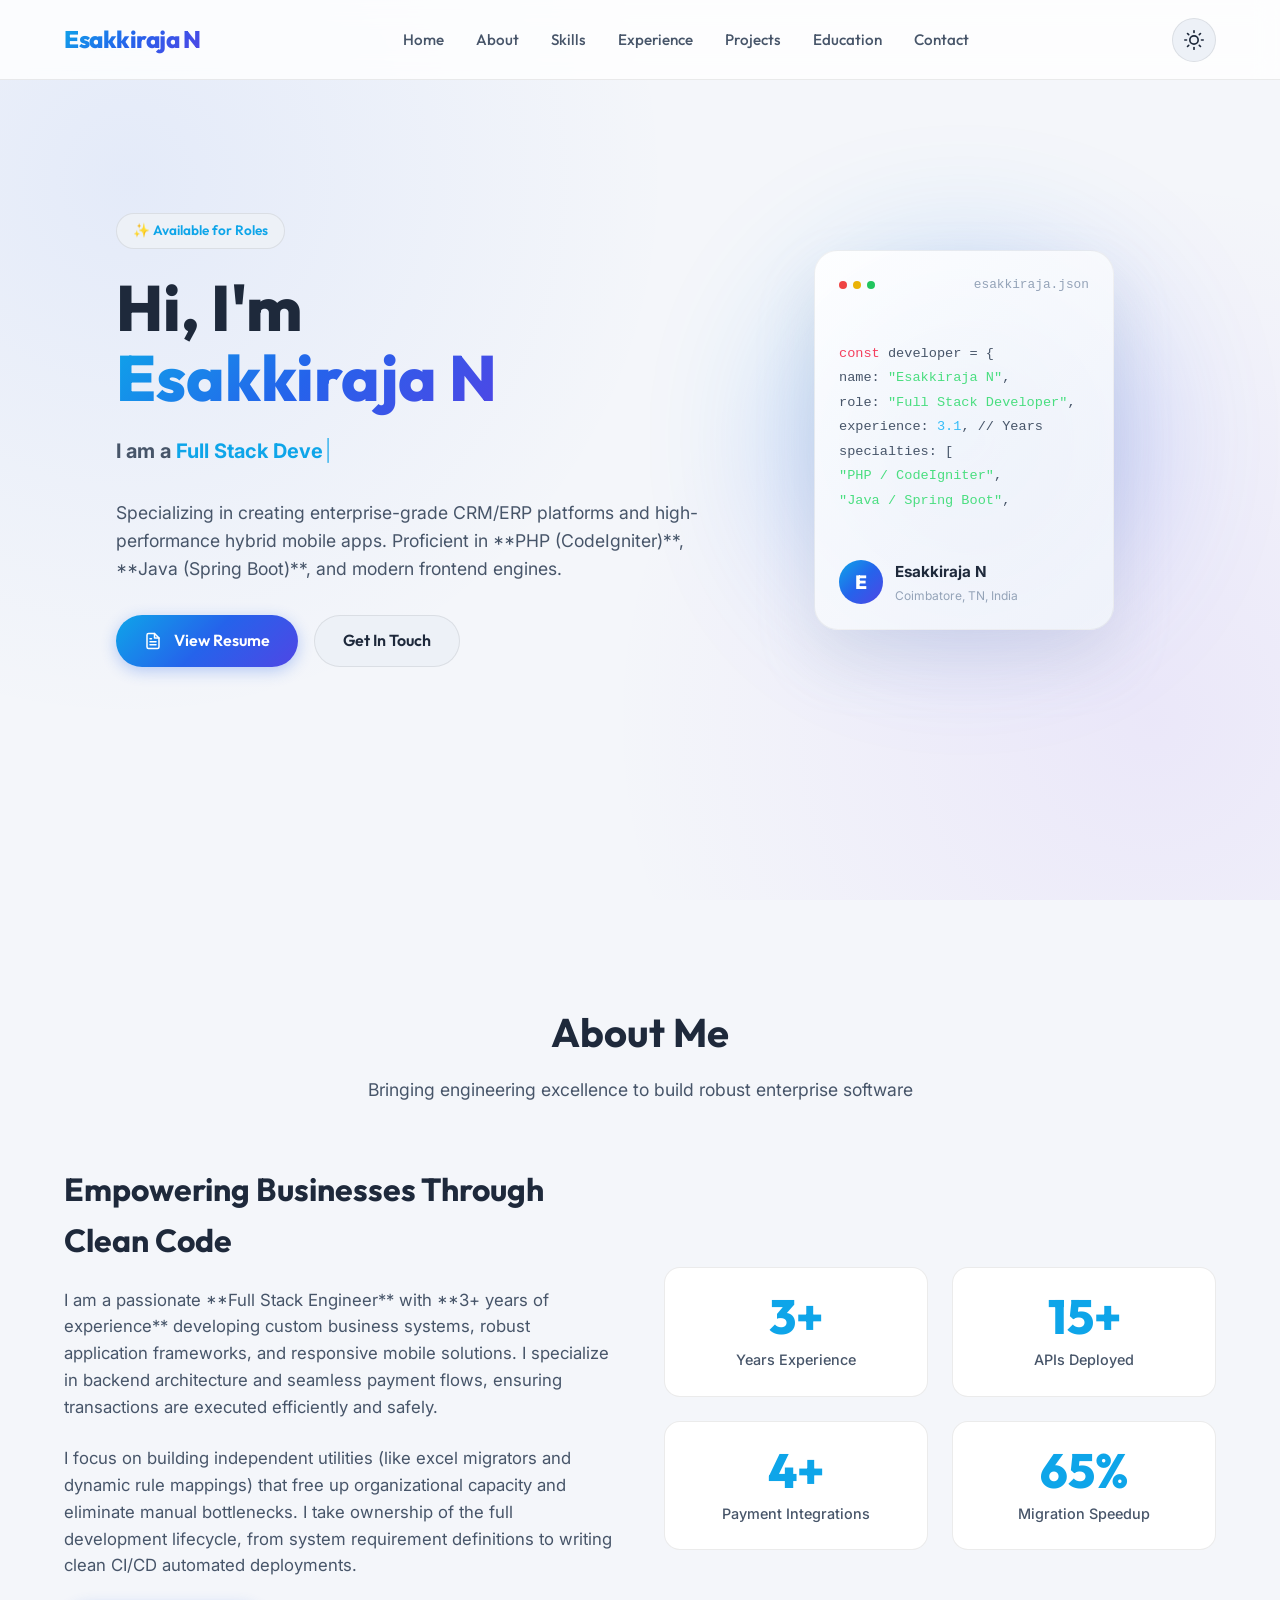
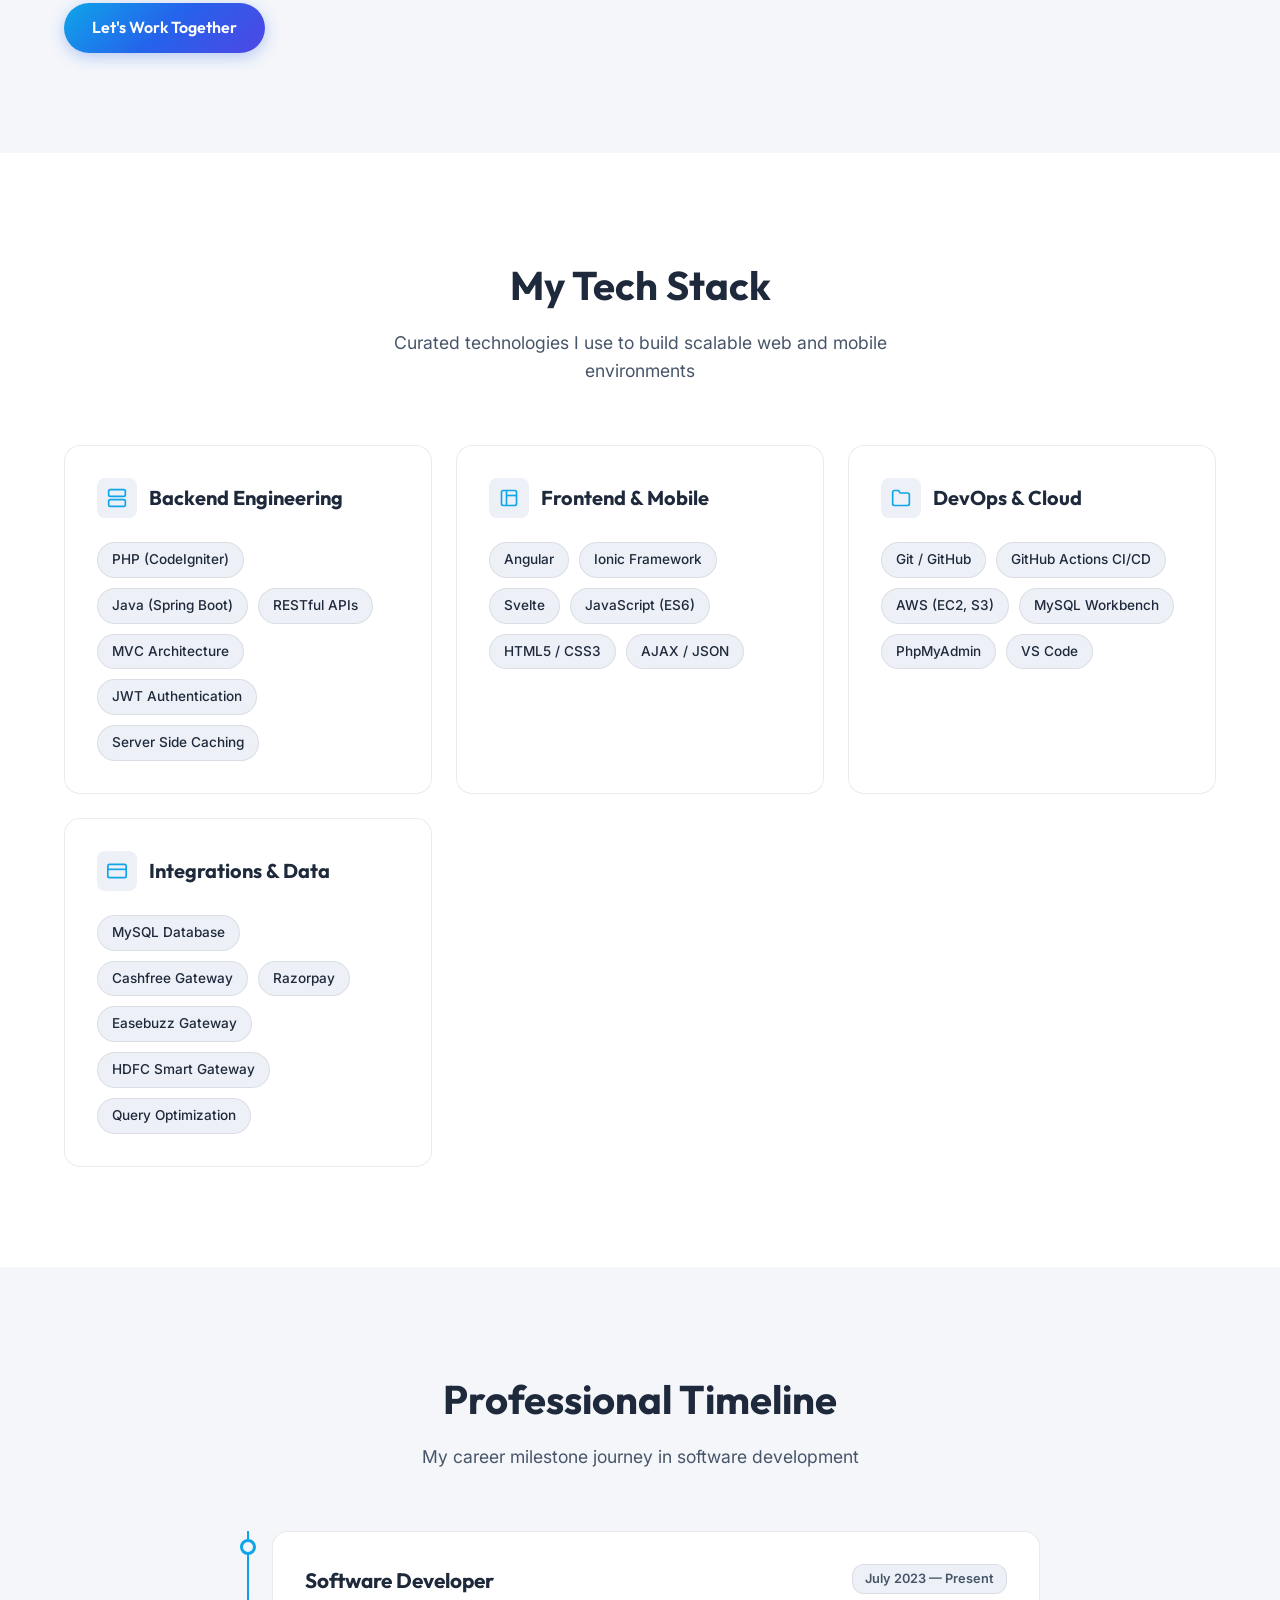
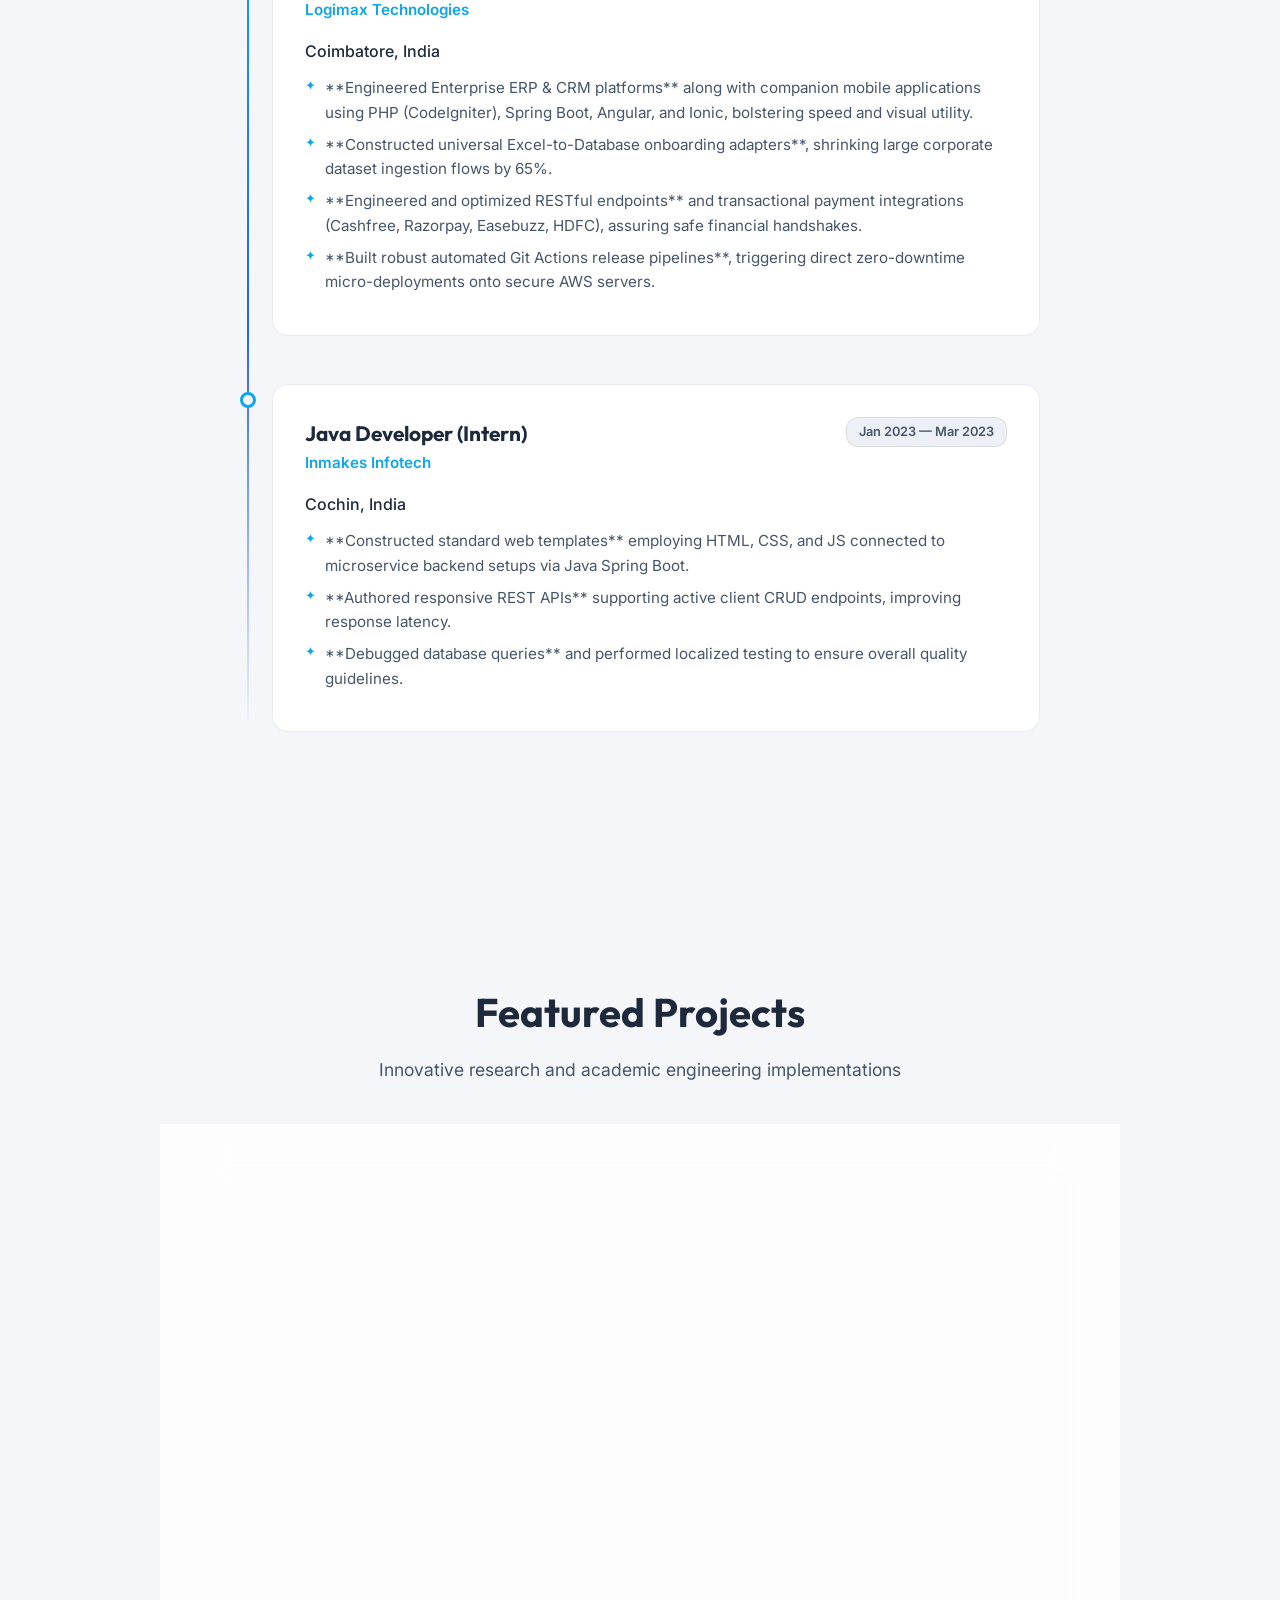
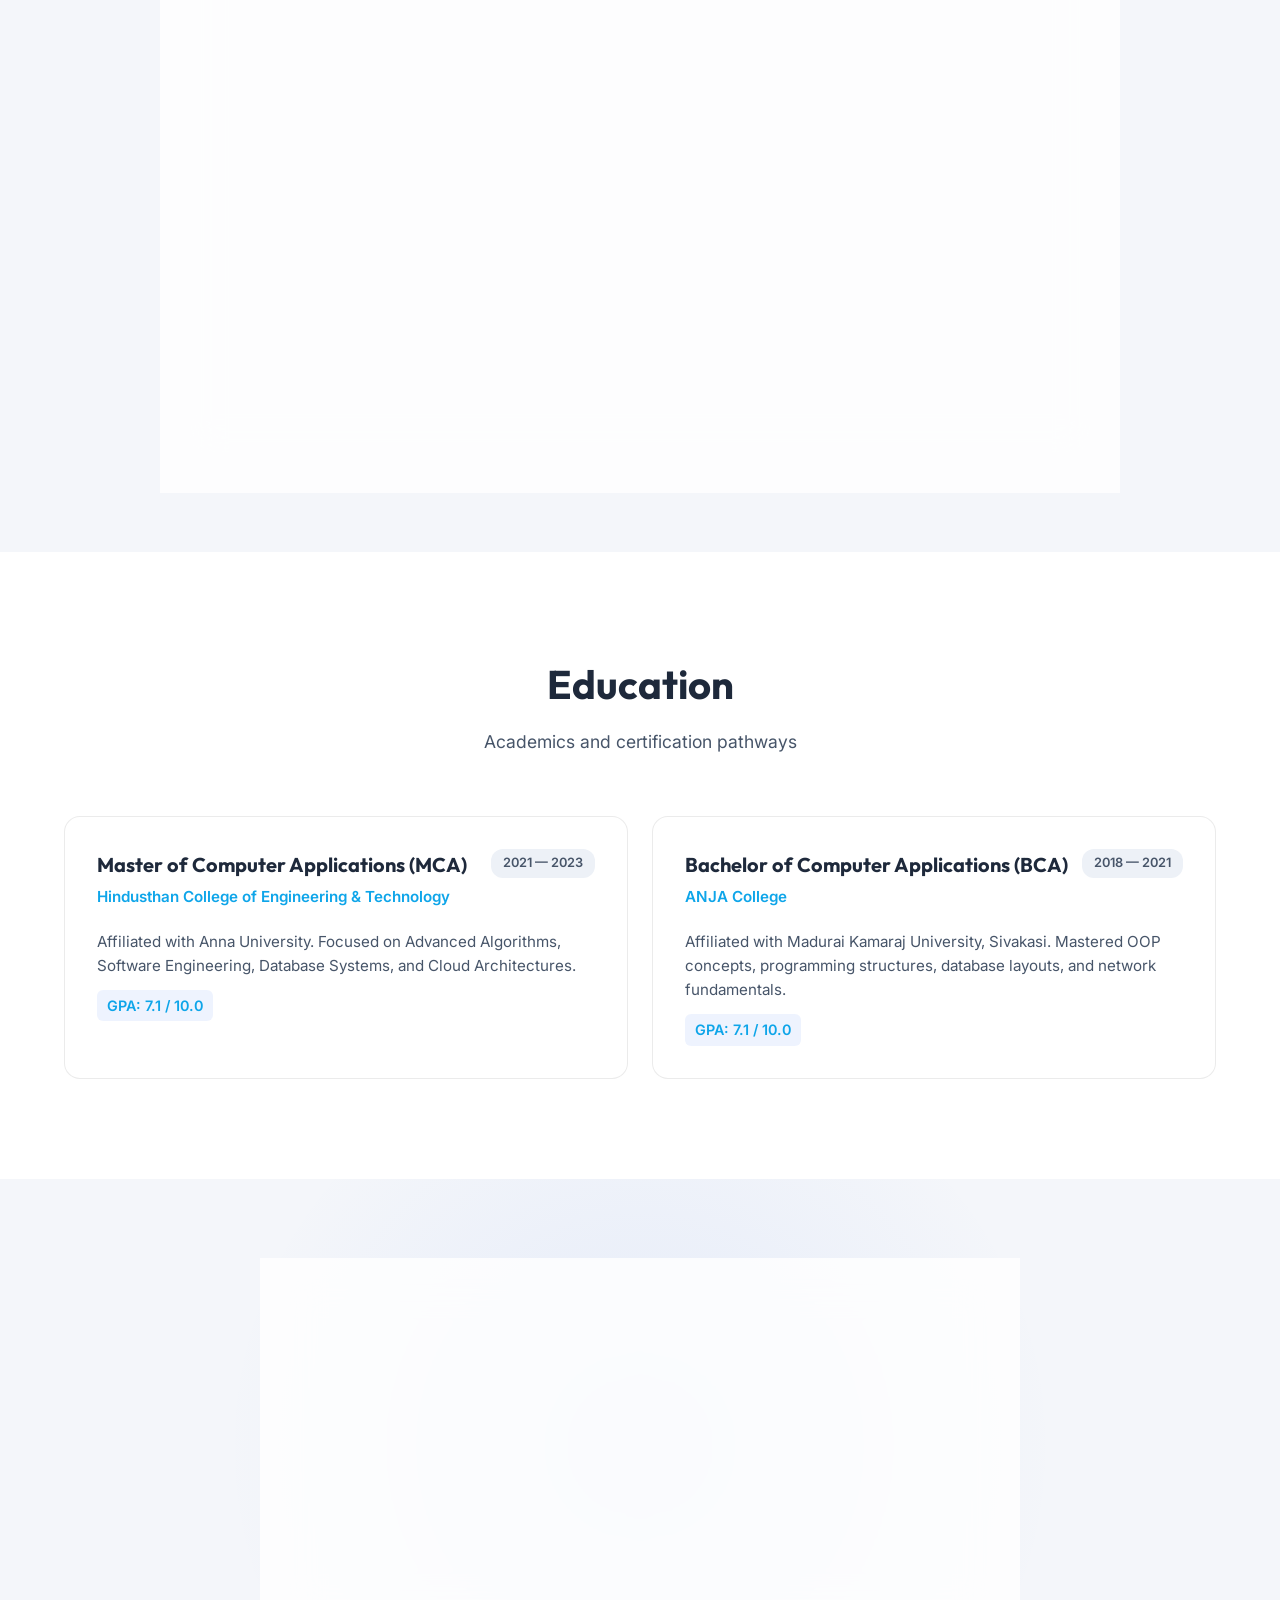
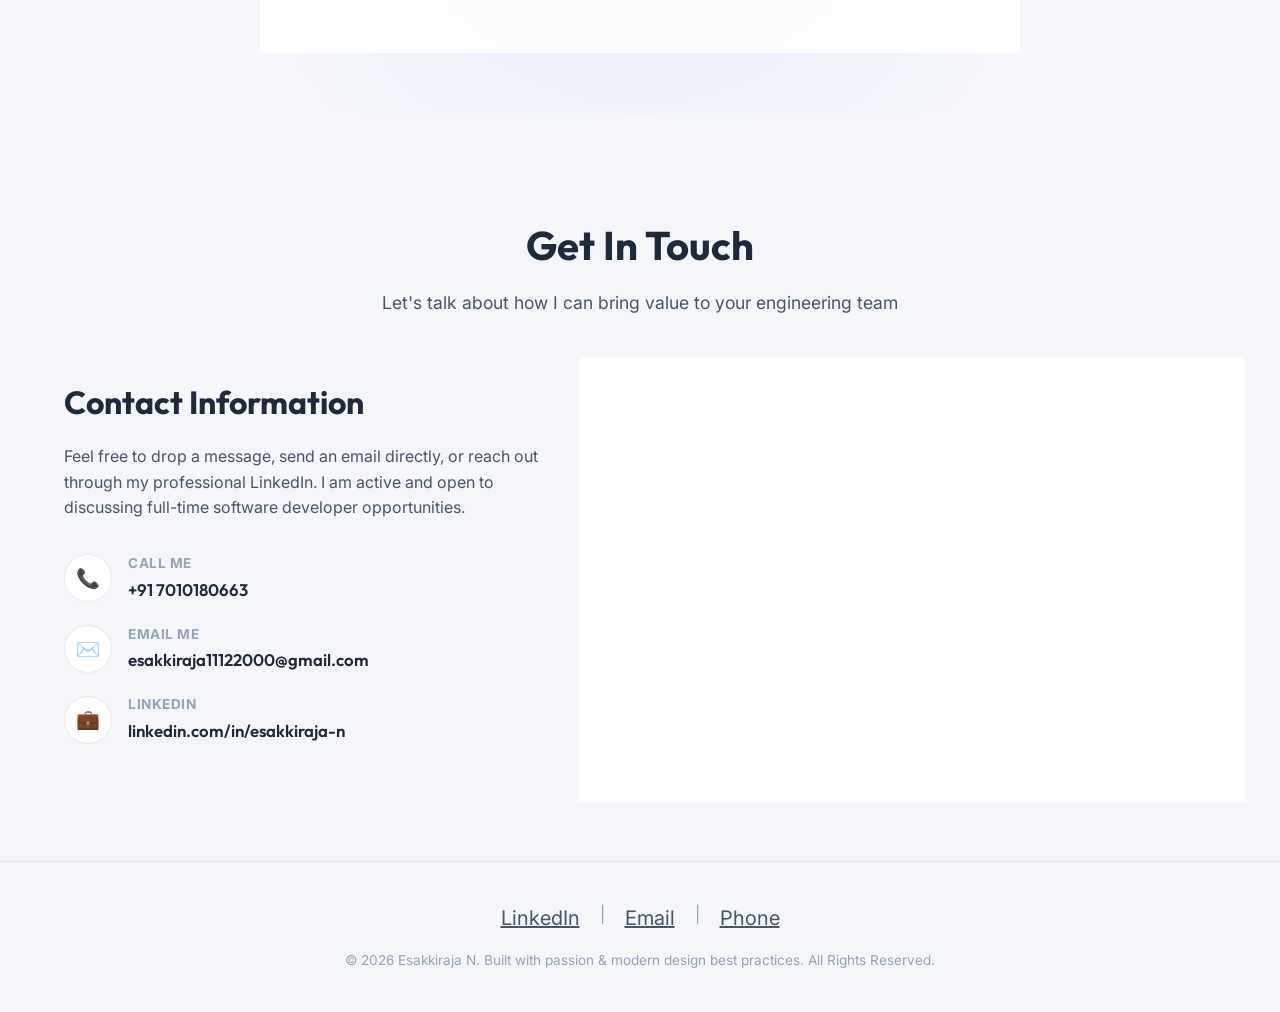
<file: index.html>
<!DOCTYPE html>
<html lang="en">
<head>
    <meta charset="UTF-8">
    <meta name="viewport" content="width=device-width, initial-scale=1.0">
    <title>Esakkiraja N | Full Stack Developer | CRM & ERP Solutions Expert</title>
    <meta name="description" content="Portfolio of Esakkiraja N, Full Stack Software Developer with 3+ years of experience specializing in PHP CodeIgniter, Spring Boot, Angular, Ionic, CI/CD, and custom payment integrations.">
    <meta name="keywords" content="Esakkiraja N, Esakkiraja, Full Stack Developer, PHP Developer, Spring Boot, CodeIgniter, Angular, Ionic, Coimbatore Developer, Web Developer Portfolio">
    <link rel="stylesheet" href="assets/css/portfolio.css">
</head>
<body>

    <!-- Sticky Navigation Header -->
    <header class="header" id="navbar">
        <div class="container header-container">
            <a href="#home" class="logo">
                <span class="gradient-text">Esakkiraja N</span>
            </a>
            
            <nav>
                <ul class="nav-menu" id="nav-menu">
                    <li><a href="#home" class="nav-link">Home</a></li>
                    <li><a href="#about" class="nav-link">About</a></li>
                    <li><a href="#skills" class="nav-link">Skills</a></li>
                    <li><a href="#experience" class="nav-link">Experience</a></li>
                    <li><a href="#projects" class="nav-link">Projects</a></li>
                    <li><a href="#education" class="nav-link">Education</a></li>
                    <li><a href="#contact" class="nav-link">Contact</a></li>
                </ul>
            </nav>
            
            <div class="nav-actions">
                <button class="theme-toggle" id="theme-toggle" aria-label="Toggle theme">
                    <svg class="moon-icon" width="20" height="20" viewBox="0 0 24 24" fill="none" stroke="currentColor" stroke-width="2" stroke-linecap="round" stroke-linejoin="round">
                        <path d="M21 12.79A9 9 0 1 1 11.21 3 7 7 0 0 0 21 12.79z"></path>
                    </svg>
                    <svg class="sun-icon" width="20" height="20" viewBox="0 0 24 24" fill="none" stroke="currentColor" stroke-width="2" stroke-linecap="round" stroke-linejoin="round">
                        <circle cx="12" cy="12" r="5"></circle>
                        <line x1="12" y1="1" x2="12" y2="3"></line>
                        <line x1="12" y1="21" x2="12" y2="23"></line>
                        <line x1="4.22" y1="4.22" x2="5.64" y2="5.64"></line>
                        <line x1="18.36" y1="18.36" x2="19.78" y2="19.78"></line>
                        <line x1="1" y1="12" x2="3" y2="12"></line>
                        <line x1="21" y1="12" x2="23" y2="12"></line>
                        <line x1="4.22" y1="19.78" x2="5.64" y2="18.36"></line>
                        <line x1="18.36" y1="5.64" x2="19.78" y2="4.22"></line>
                    </svg>
                </button>
                <button class="mobile-menu-btn" id="mobile-menu-btn" aria-label="Toggle navigation menu">
                    <svg width="24" height="24" viewBox="0 0 24 24" fill="none" stroke="currentColor" stroke-width="2" stroke-linecap="round" stroke-linejoin="round">
                        <line x1="3" y1="12" x2="21" y2="12"></line>
                        <line x1="3" y1="6" x2="21" y2="6"></line>
                        <line x1="3" y1="18" x2="21" y2="18"></line>
                    </svg>
                </button>
            </div>
        </div>
    </header>

    <!-- Hero Section -->
    <section class="hero" id="home">
        <div class="container hero-grid">
            <div class="hero-content">
                <span class="hero-tag">✨ Available for Roles</span>
                <h1 class="hero-title">
                    Hi, I'm <br>
                    <span class="gradient-text">Esakkiraja N</span>
                </h1>
                <h2 class="hero-subtitle">
                    I am a <span id="typing-text" style="font-weight: 700; color: var(--accent-secondary);">Full Stack Developer</span><span class="typing-cursor" style="font-weight: 300; animation: blink 1s infinite;">|</span>
                </h2>
                <p style="color: var(--text-secondary); font-size: 1.1rem; margin-bottom: 32px; max-width: 600px;">
                    Specializing in creating enterprise-grade CRM/ERP platforms and high-performance hybrid mobile apps. Proficient in **PHP (CodeIgniter)**, **Java (Spring Boot)**, and modern frontend engines.
                </p>
                <div class="hero-cta">
                    <a href="resume.html" class="btn btn-primary" id="view-resume-hero">
                        <svg width="18" height="18" viewBox="0 0 24 24" fill="none" stroke="currentColor" stroke-width="2" stroke-linecap="round" stroke-linejoin="round" style="margin-right: 4px;">
                            <path d="M14 2H6a2 2 0 0 0-2 2v16a2 2 0 0 0 2 2h12a2 2 0 0 0 2-2V8z"></path>
                            <polyline points="14 2 14 8 20 8"></polyline>
                            <line x1="16" y1="13" x2="8" y2="13"></line>
                            <line x1="16" y1="17" x2="8" y2="17"></line>
                            <polyline points="10 9 9 9 8 9"></polyline>
                        </svg>
                        View Resume
                    </a>
                    <a href="#contact" class="btn btn-secondary" id="hire-me-hero">Get In Touch</a>
                </div>
            </div>
            
            <div class="hero-visual">
                <div class="glow-circle"></div>
                <div class="developer-card">
                    <div class="dev-card-header">
                        <div class="dot-indicators">
                            <span></span>
                            <span></span>
                            <span></span>
                        </div>
                        <span class="dev-card-lang">esakkiraja.json</span>
                    </div>
                    <div class="dev-card-code" id="dev-card-code-block">
                        <!-- Populated by JavaScript typist -->
                    </div>
                    <div class="dev-card-footer">
                        <div class="dev-avatar">E</div>
                        <div class="dev-info">
                            <h4>Esakkiraja N</h4>
                            <p>Coimbatore, TN, India</p>
                        </div>
                    </div>
                </div>
            </div>
        </div>
    </section>

    <!-- About Me Section -->
    <section class="about" id="about">
        <div class="container">
            <div class="section-header">
                <h2>About Me</h2>
                <p>Bringing engineering excellence to build robust enterprise software</p>
            </div>
            
            <div class="about-grid">
                <div class="about-text">
                    <h3>Empowering Businesses Through Clean Code</h3>
                    <p>
                        I am a passionate **Full Stack Engineer** with **3+ years of experience** developing custom business systems, robust application frameworks, and responsive mobile solutions. I specialize in backend architecture and seamless payment flows, ensuring transactions are executed efficiently and safely.
                    </p>
                    <p>
                        I focus on building independent utilities (like excel migrators and dynamic rule mappings) that free up organizational capacity and eliminate manual bottlenecks. I take ownership of the full development lifecycle, from system requirement definitions to writing clean CI/CD automated deployments.
                    </p>
                    <a href="#contact" class="btn btn-primary">Let's Work Together</a>
                </div>
                
                <div class="about-stats">
                    <div class="stat-card">
                        <div class="stat-num">3+</div>
                        <div class="stat-label">Years Experience</div>
                    </div>
                    <div class="stat-card">
                        <div class="stat-num">15+</div>
                        <div class="stat-label">APIs Deployed</div>
                    </div>
                    <div class="stat-card">
                        <div class="stat-num">4+</div>
                        <div class="stat-label">Payment Integrations</div>
                    </div>
                    <div class="stat-card">
                        <div class="stat-num">65%</div>
                        <div class="stat-label">Migration Speedup</div>
                    </div>
                </div>
            </div>
        </div>
    </section>

    <!-- Skills Section -->
    <section class="skills" id="skills" style="background-color: var(--bg-secondary);">
        <div class="container">
            <div class="section-header">
                <h2>My Tech Stack</h2>
                <p>Curated technologies I use to build scalable web and mobile environments</p>
            </div>
            
            <div class="skills-grid">
                <!-- Backend -->
                <div class="skill-category-card">
                    <div class="skill-cat-header">
                        <div class="skill-cat-icon">
                            <svg width="20" height="20" viewBox="0 0 24 24" fill="none" stroke="currentColor" stroke-width="2">
                                <rect x="2" y="2" width="20" height="8" rx="2" ry="2"></rect>
                                <rect x="2" y="14" width="20" height="8" rx="2" ry="2"></rect>
                                <line x1="6" y1="6" x2="6.01" y2="6"></line>
                                <line x1="6" y1="18" x2="6.01" y2="18"></line>
                            </svg>
                        </div>
                        <h3>Backend Engineering</h3>
                    </div>
                    <div class="skills-list">
                        <span class="skill-tag">PHP (CodeIgniter)</span>
                        <span class="skill-tag">Java (Spring Boot)</span>
                        <span class="skill-tag">RESTful APIs</span>
                        <span class="skill-tag">MVC Architecture</span>
                        <span class="skill-tag">JWT Authentication</span>
                        <span class="skill-tag">Server Side Caching</span>
                    </div>
                </div>

                <!-- Frontend -->
                <div class="skill-category-card">
                    <div class="skill-cat-header">
                        <div class="skill-cat-icon">
                            <svg width="20" height="20" viewBox="0 0 24 24" fill="none" stroke="currentColor" stroke-width="2">
                                <rect x="3" y="3" width="18" height="18" rx="2" ry="2"></rect>
                                <line x1="9" y1="3" x2="9" y2="21"></line>
                                <line x1="9" y1="9" x2="21" y2="9"></line>
                            </svg>
                        </div>
                        <h3>Frontend & Mobile</h3>
                    </div>
                    <div class="skills-list">
                        <span class="skill-tag">Angular</span>
                        <span class="skill-tag">Ionic Framework</span>
                        <span class="skill-tag">Svelte</span>
                        <span class="skill-tag">JavaScript (ES6)</span>
                        <span class="skill-tag">HTML5 / CSS3</span>
                        <span class="skill-tag">AJAX / JSON</span>
                    </div>
                </div>

                <!-- Cloud & Automation -->
                <div class="skill-category-card">
                    <div class="skill-cat-header">
                        <div class="skill-cat-icon">
                            <svg width="20" height="20" viewBox="0 0 24 24" fill="none" stroke="currentColor" stroke-width="2">
                                <path d="M22 19a2 2 0 0 1-2 2H4a2 2 0 0 1-2-2V5a2 2 0 0 1 2-2h5l2 3h9a2 2 0 0 1 2 2z"></path>
                            </svg>
                        </div>
                        <h3>DevOps & Cloud</h3>
                    </div>
                    <div class="skills-list">
                        <span class="skill-tag">Git / GitHub</span>
                        <span class="skill-tag">GitHub Actions CI/CD</span>
                        <span class="skill-tag">AWS (EC2, S3)</span>
                        <span class="skill-tag">MySQL Workbench</span>
                        <span class="skill-tag">PhpMyAdmin</span>
                        <span class="skill-tag">VS Code</span>
                    </div>
                </div>

                <!-- Payment & Databases -->
                <div class="skill-category-card">
                    <div class="skill-cat-header">
                        <div class="skill-cat-icon">
                            <svg width="20" height="20" viewBox="0 0 24 24" fill="none" stroke="currentColor" stroke-width="2">
                                <rect x="1" y="4" width="22" height="16" rx="2" ry="2"></rect>
                                <line x1="1" y1="10" x2="23" y2="10"></line>
                            </svg>
                        </div>
                        <h3>Integrations & Data</h3>
                    </div>
                    <div class="skills-list">
                        <span class="skill-tag">MySQL Database</span>
                        <span class="skill-tag">Cashfree Gateway</span>
                        <span class="skill-tag">Razorpay</span>
                        <span class="skill-tag">Easebuzz Gateway</span>
                        <span class="skill-tag">HDFC Smart Gateway</span>
                        <span class="skill-tag">Query Optimization</span>
                    </div>
                </div>
            </div>
        </div>
    </section>

    <!-- Experience Timeline -->
    <section class="experience" id="experience">
        <div class="container">
            <div class="section-header">
                <h2>Professional Timeline</h2>
                <p>My career milestone journey in software development</p>
            </div>
            
            <div class="experience-timeline">
                
                <!-- Logimax -->
                <div class="timeline-item">
                    <div class="timeline-content">
                        <div class="timeline-header">
                            <div>
                                <h3 class="role-title">Software Developer</h3>
                                <span class="company-name">Logimax Technologies</span>
                            </div>
                            <span class="timeline-date">July 2023 — Present</span>
                        </div>
                        <p style="color: var(--text-primary); font-weight: 500; margin-bottom: 12px;">Coimbatore, India</p>
                        <ul class="timeline-bullets">
                            <li>**Engineered Enterprise ERP & CRM platforms** along with companion mobile applications using PHP (CodeIgniter), Spring Boot, Angular, and Ionic, bolstering speed and visual utility.</li>
                            <li>**Constructed universal Excel-to-Database onboarding adapters**, shrinking large corporate dataset ingestion flows by 65%.</li>
                            <li>**Engineered and optimized RESTful endpoints** and transactional payment integrations (Cashfree, Razorpay, Easebuzz, HDFC), assuring safe financial handshakes.</li>
                            <li>**Built robust automated Git Actions release pipelines**, triggering direct zero-downtime micro-deployments onto secure AWS servers.</li>
                        </ul>
                    </div>
                </div>

                <!-- Inmakes -->
                <div class="timeline-item">
                    <div class="timeline-content">
                        <div class="timeline-header">
                            <div>
                                <h3 class="role-title">Java Developer (Intern)</h3>
                                <span class="company-name">Inmakes Infotech</span>
                            </div>
                            <span class="timeline-date">Jan 2023 — Mar 2023</span>
                        </div>
                        <p style="color: var(--text-primary); font-weight: 500; margin-bottom: 12px;">Cochin, India</p>
                        <ul class="timeline-bullets">
                            <li>**Constructed standard web templates** employing HTML, CSS, and JS connected to microservice backend setups via Java Spring Boot.</li>
                            <li>**Authored responsive REST APIs** supporting active client CRUD endpoints, improving response latency.</li>
                            <li>**Debugged database queries** and performed localized testing to ensure overall quality guidelines.</li>
                        </ul>
                    </div>
                </div>

    </section>

    <!-- Projects Section -->
    <section class="projects" id="projects">
        <div class="container">
            <div class="section-header">
                <h2>Featured Projects</h2>
                <p>Innovative research and academic engineering implementations</p>
            </div>
            
            <div style="max-width: 900px; margin: 0 auto;">
                <!-- Project Card -->
                <div class="glass-card" style="position: relative; overflow: hidden; display: flex; flex-direction: column; gap: 24px; transition: var(--transition-smooth);">
                    <div style="display: flex; justify-content: space-between; align-items: flex-start; flex-wrap: wrap; gap: 16px;">
                        <div>
                            <span class="hero-tag" style="background: var(--accent-glow); color: var(--accent-secondary); margin-bottom: 12px; display: inline-block;">🎓 Academic Research Project</span>
                            <h3 style="font-family: var(--font-heading); font-size: 1.8rem; font-weight: 800; margin-bottom: 8px;">Coal Extraction & Classification using Deep Learning</h3>
                            <p style="color: var(--accent-secondary); font-weight: 600; font-size: 0.95rem;">Hindusthan College of Engineering & Technology (MCA)</p>
                        </div>
                        <span class="timeline-date" style="background: var(--bg-tertiary);">Coimbatore, India</span>
                    </div>

                    <p style="color: var(--text-secondary); font-size: 1.05rem; line-height: 1.6;">
                        An advanced computer vision and deep learning project aimed at optimizing clean energy mining. It introduces a high-accuracy Convolutional Neural Network (CNN) algorithm to automate the extraction and sorting of coal from coal gangue (mining waste), successfully replacing high-cost manual and mechanical separation techniques.
                    </p>

                    <div class="skills-list" style="margin: 8px 0;">
                        <span class="skill-tag" style="border-color: var(--accent-primary); color: var(--accent-secondary);">Python</span>
                        <span class="skill-tag">TensorFlow</span>
                        <span class="skill-tag">Keras</span>
                        <span class="skill-tag">CNN Architecture</span>
                        <span class="skill-tag">OpenCV (Image Processing)</span>
                        <span class="skill-tag">Active Contour Method</span>
                        <span class="skill-tag">Data Augmentation</span>
                    </div>

                    <div style="border-top: 1px solid var(--border-color); padding-top: 20px; display: flex; flex-direction: column; gap: 16px;">
                        <h4 style="font-family: var(--font-heading); font-size: 1.1rem; font-weight: 700; color: var(--text-primary);">Key Architectural Implementations:</h4>
                        <ul class="timeline-bullets" style="display: grid; grid-template-columns: repeat(auto-fit, minmax(250px, 1fr)); gap: 12px; margin-left: 0;">
                            <li style="margin-bottom: 0;">**Deep CNN Classification**: Built a robust image identification network to analyze resized (256x256) mining pictures.</li>
                            <li style="margin-bottom: 0;">**Feature Segmentation**: Integrated the Active Contour method to extract complex spectral characteristics and boundary lines.</li>
                            <li style="margin-bottom: 0;">**Overfitting Prevention**: Incorporated regularizations (Batch Normalization, Dropout, Weight Regularization) to accelerate learning.</li>
                            <li style="margin-bottom: 0;">**Denoising Pipeline**: Designed OpenCV preprocessing using Median Filters and Image Augmentation to optimize parameters.</li>
                        </ul>
                    </div>

                    <!-- Interactive Abstract Panel -->
                    <div id="abstract-panel" style="display: none; background: var(--bg-tertiary); border: 1px solid var(--border-color); border-radius: var(--border-radius); padding: 24px; transition: var(--transition-smooth); margin-top: 16px;">
                        <h4 style="font-family: var(--font-heading); font-size: 1.1rem; font-weight: 700; margin-bottom: 12px; color: var(--accent-secondary);">Research Abstract:</h4>
                        <p style="color: var(--text-secondary); font-size: 0.95rem; line-height: 1.7; text-align: justify;">
                            Coal is mainly energy in the world which plays a very important role in the development of the national economy. But there is plenty of coal gangue in addition to coal in the process of mining. The traditional sorting is mainly used by manual selection and mechanical separation. This project explores a new coal classification model based on features extraction and deep learning. In view of the characteristics of high dimensionality, strong correlation, and high redundancy of spectral data, this project proposes to combine features extraction with Convolutional neural network to solve the problem of coal classification, and to further improve the classification accuracy. An improved classification algorithm is proposed, and the improved deep learning algorithm is used to improve and optimize the structure and training parameters of the model. Finally, the project analyzes the results in terms of execution time and accuracy parameters.
                        </p>
                    </div>

                    <div style="display: flex; gap: 12px; align-self: flex-start; margin-top: 8px;">
                        <button onclick="toggleAbstract()" class="btn btn-secondary" id="toggle-abstract-btn" style="padding: 10px 20px; font-size: 0.9rem;">
                            Show Research Abstract
                        </button>
                    </div>
                </div>
            </div>
        </div>
    </section>

    <!-- Custom Script for Interactive Project Abstract Toggle -->
    <script>
        function toggleAbstract() {
            const panel = document.getElementById('abstract-panel');
            const btn = document.getElementById('toggle-abstract-btn');
            if (panel.style.display === 'none') {
                panel.style.display = 'block';
                btn.textContent = 'Hide Research Abstract';
                btn.style.borderColor = 'var(--accent-secondary)';
            } else {
                panel.style.display = 'none';
                btn.textContent = 'Show Research Abstract';
                btn.style.borderColor = '';
            }
        }
    </script>

    <!-- Education Section -->
    <section class="education" id="education" style="background-color: var(--bg-secondary);">
        <div class="container">
            <div class="section-header">
                <h2>Education</h2>
                <p>Academics and certification pathways</p>
            </div>
            
            <div class="education-grid">
                
                <!-- MCA -->
                <div class="education-card">
                    <div class="edu-header">
                        <div>
                            <h3 class="edu-title">Master of Computer Applications (MCA)</h3>
                            <div class="edu-college">Hindusthan College of Engineering & Technology</div>
                        </div>
                        <span class="edu-date">2021 — 2023</span>
                    </div>
                    <div class="edu-details">
                        <p>Affiliated with Anna University. Focused on Advanced Algorithms, Software Engineering, Database Systems, and Cloud Architectures.</p>
                        <span class="edu-grade">GPA: 7.1 / 10.0</span>
                    </div>
                </div>

                <!-- BCA -->
                <div class="education-card">
                    <div class="edu-header">
                        <div>
                            <h3 class="edu-title">Bachelor of Computer Applications (BCA)</h3>
                            <div class="edu-college">ANJA College</div>
                        </div>
                        <span class="edu-date">2018 — 2021</span>
                    </div>
                    <div class="edu-details">
                        <p>Affiliated with Madurai Kamaraj University, Sivakasi. Mastered OOP concepts, programming structures, database layouts, and network fundamentals.</p>
                        <span class="edu-grade">GPA: 7.1 / 10.0</span>
                    </div>
                </div>

            </div>
        </div>
    </section>

    <!-- Digital Resume CTA -->
    <section class="resume-cta-section">
        <div class="container">
            <div class="glass-card resume-wrapper">
                <h3>Looking for the Print/PDF Version?</h3>
                <p>
                    I have prepared an **ATS-friendly**, highly polished standard single-page digital resume optimized for corporate applicant tracking screening engines. You can preview it instantly or print/save it directly as a clean corporate PDF document.
                </p>
                <div class="resume-actions">
                    <a href="resume.html" class="btn btn-primary" id="preview-resume-cta">
                        <svg width="18" height="18" viewBox="0 0 24 24" fill="none" stroke="currentColor" stroke-width="2" stroke-linecap="round" stroke-linejoin="round" style="margin-right: 4px;">
                            <path d="M1 12s4-8 11-8 11 8 11 8-4 8-11 8-11-8-11-8z"></path>
                            <circle cx="12" cy="12" r="3"></circle>
                        </svg>
                        Open Digital Resume
                    </a>
                    <a href="resume.html?print=true" class="btn btn-secondary" id="direct-print-cta" target="_blank">
                        <svg width="18" height="18" viewBox="0 0 24 24" fill="none" stroke="currentColor" stroke-width="2" stroke-linecap="round" stroke-linejoin="round" style="margin-right: 4px;">
                            <polyline points="6 9 6 2 18 2 18 9"></polyline>
                            <path d="M6 18H4a2 2 0 0 1-2-2v-5a2 2 0 0 1 2-2h16a2 2 0 0 1 2 2v5a2 2 0 0 1-2 2h-2"></path>
                            <rect x="6" y="14" width="12" height="8"></rect>
                        </svg>
                        Print/Save PDF Directly
                    </a>
                </div>
            </div>
        </div>
    </section>

    <!-- Contact Section -->
    <section class="contact" id="contact">
        <div class="container">
            <div class="section-header">
                <h2>Get In Touch</h2>
                <p>Let's talk about how I can bring value to your engineering team</p>
            </div>
            
            <div class="contact-grid">
                
                <!-- Contact info panel -->
                <div class="contact-info-panel">
                    <h3>Contact Information</h3>
                    <p class="contact-desc">
                        Feel free to drop a message, send an email directly, or reach out through my professional LinkedIn. I am active and open to discussing full-time software developer opportunities.
                    </p>
                    
                    <div class="contact-links">
                        <div class="contact-item">
                            <div class="contact-icon" aria-hidden="true">📞</div>
                            <div class="contact-details">
                                <h4>Call Me</h4>
                                <a href="tel:+917010180663">+91 7010180663</a>
                            </div>
                        </div>
                        
                        <div class="contact-item">
                            <div class="contact-icon" aria-hidden="true">✉️</div>
                            <div class="contact-details">
                                <h4>Email Me</h4>
                                <a href="mailto:esakkiraja11122000@gmail.com">esakkiraja11122000@gmail.com</a>
                            </div>
                        </div>
                        
                        <div class="contact-item">
                            <div class="contact-icon" aria-hidden="true">💼</div>
                            <div class="contact-details">
                                <h4>LinkedIn</h4>
                                <a href="https://www.linkedin.com/in/esakkiraja-n/" target="_blank">linkedin.com/in/esakkiraja-n</a>
                            </div>
                        </div>
                    </div>
                </div>

                <!-- Form Panel -->
                <div class="glass-card">
                    <form class="contact-form" id="portfolio-contact-form">
                        <div class="form-group-row">
                            <input type="text" class="form-control" placeholder="Your Name" required aria-label="Your Name">
                            <input type="email" class="form-control" placeholder="Your Email" required aria-label="Your Email">
                        </div>
                        <input type="text" class="form-control" placeholder="Subject" required aria-label="Subject">
                        <textarea class="form-control" placeholder="Your Message" required aria-label="Your Message"></textarea>
                        <button type="submit" class="btn btn-primary" style="align-self: flex-start;">Send Message</button>
                    </form>
                </div>

            </div>
        </div>
    </section>

    <!-- Footer -->
    <footer class="footer">
        <div class="container footer-content">
            <div class="footer-socials">
                <a href="https://www.linkedin.com/in/esakkiraja-n/" class="footer-social-link" target="_blank" aria-label="LinkedIn Profile">LinkedIn</a>
                <span style="color: var(--text-muted);">|</span>
                <a href="mailto:esakkiraja11122000@gmail.com" class="footer-social-link" aria-label="Email Esakkiraja">Email</a>
                <span style="color: var(--text-muted);">|</span>
                <a href="tel:+917010180663" class="footer-social-link" aria-label="Call Esakkiraja">Phone</a>
            </div>
            <p class="copyright">&copy; 2026 Esakkiraja N. Built with passion & modern design best practices. All Rights Reserved.</p>
        </div>
    </footer>

    <!-- Custom CSS typing blink animation -->
    <style>
        @keyframes blink {
            50% { opacity: 0; }
        }
        .typing-cursor {
            color: var(--accent-secondary);
            font-size: 1.3rem;
            margin-left: 2px;
        }
    </style>
    
    <script src="assets/js/portfolio.js"></script>
</body>
</html>
</file>
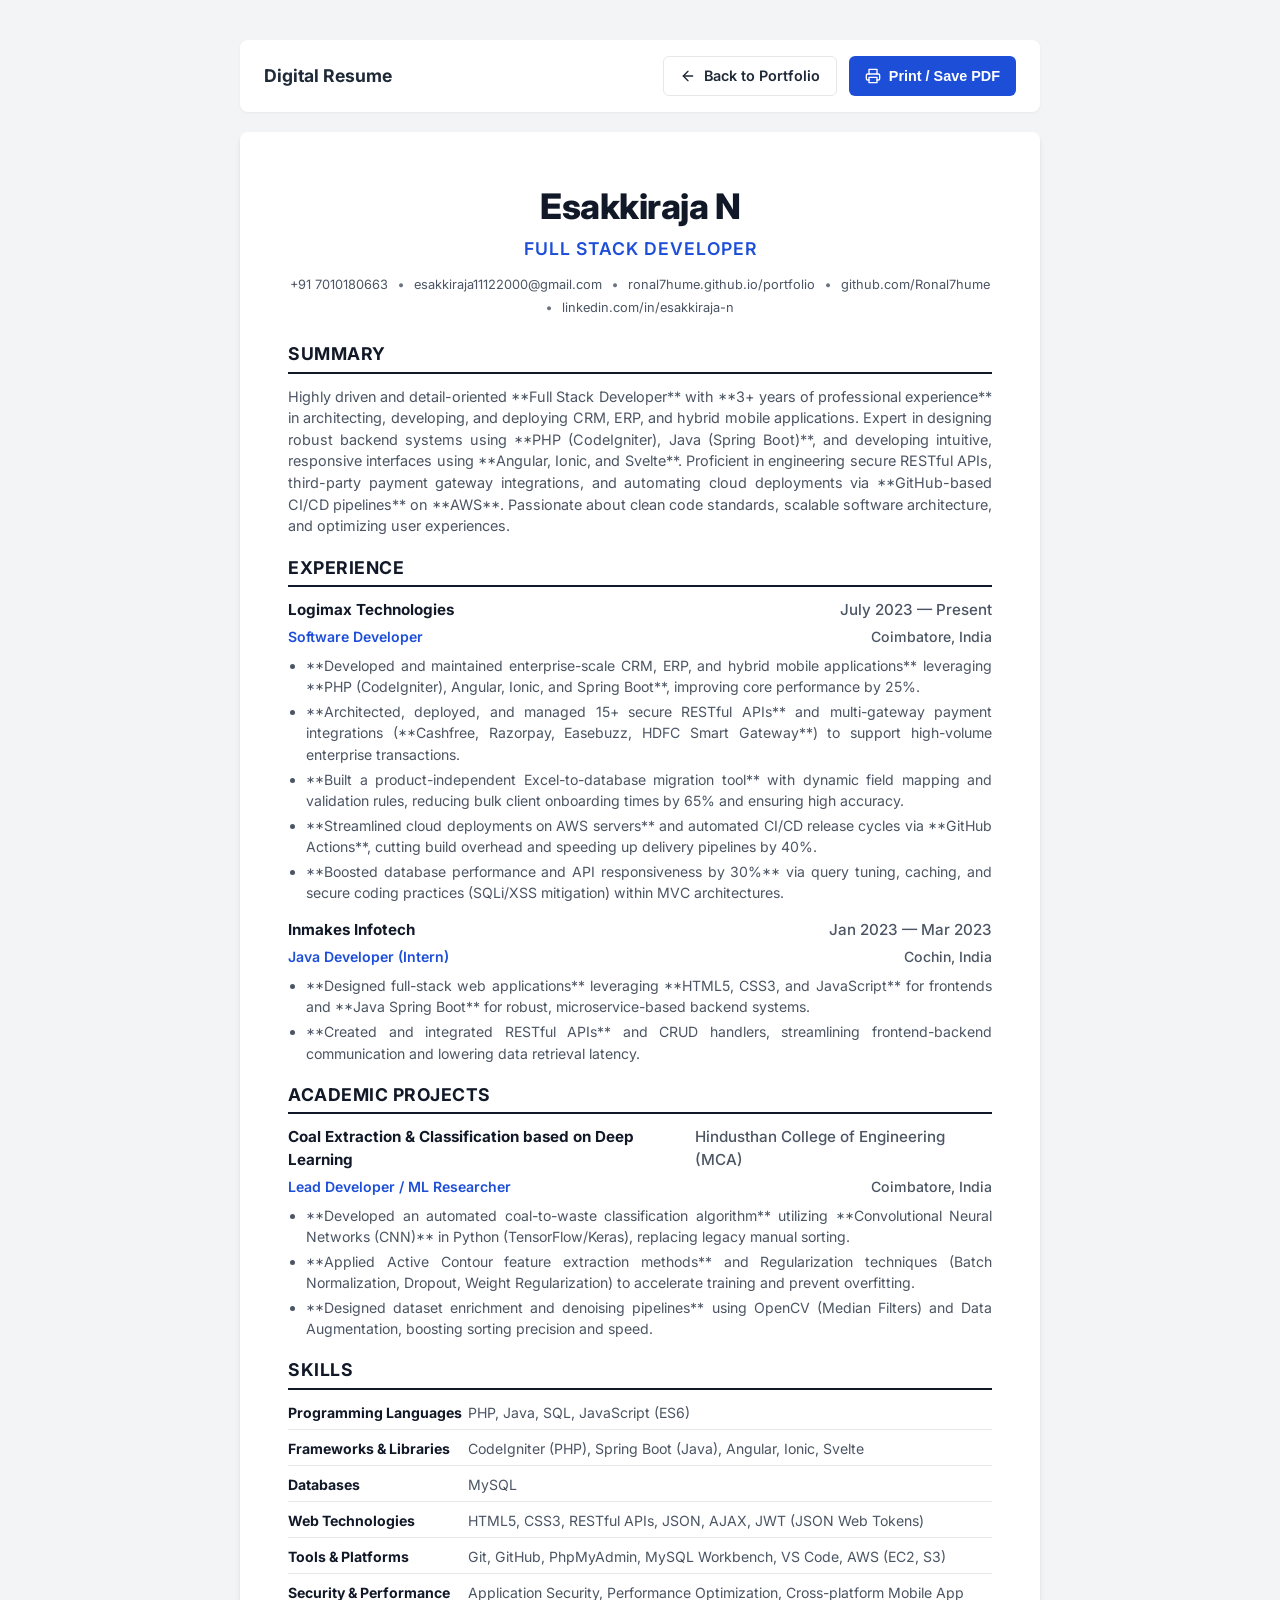
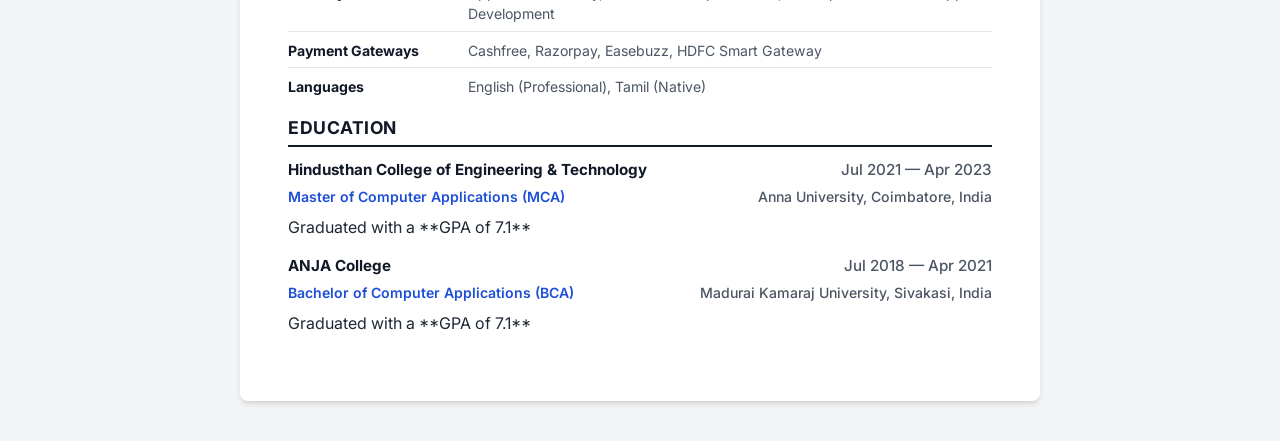
<file: resume.html>
<!DOCTYPE html>
<html lang="en">
<head>
    <meta charset="UTF-8">
    <meta name="viewport" content="width=device-width, initial-scale=1.0">
    <title>Esakkiraja N - Resume</title>
    <meta name="description" content="Resume of Esakkiraja N, Full Stack Developer. 3+ years of experience specializing in PHP, Spring Boot, Angular, Ionic, and payment gateways.">
    <link rel="stylesheet" href="assets/css/resume.css">
</head>
<body>

    <!-- Floating Top Control Bar (Hidden on print) -->
    <header class="print-header">
        <h1>Digital Resume</h1>
        <div class="print-btn-group">
            <a href="index.html" class="print-btn print-btn-secondary">
                <svg width="16" height="16" viewBox="0 0 24 24" fill="none" stroke="currentColor" stroke-width="2" stroke-linecap="round" stroke-linejoin="round">
                    <line x1="19" y1="12" x2="5" y2="12"></line>
                    <polyline points="12 19 5 12 12 5"></polyline>
                </svg>
                Back to Portfolio
            </a>
            <button onclick="window.print()" class="print-btn">
                <svg width="16" height="16" viewBox="0 0 24 24" fill="none" stroke="currentColor" stroke-width="2" stroke-linecap="round" stroke-linejoin="round">
                    <polyline points="6 9 6 2 18 2 18 9"></polyline>
                    <path d="M6 18H4a2 2 0 0 1-2-2v-5a2 2 0 0 1 2-2h16a2 2 0 0 1 2 2v5a2 2 0 0 1-2 2h-2"></path>
                    <rect x="6" y="14" width="12" height="8"></rect>
                </svg>
                Print / Save PDF
            </button>
        </div>
    </header>

    <!-- Main Resume Container -->
    <main class="resume-wrapper">
        
        <!-- Header Info -->
        <header class="resume-header">
            <h1>Esakkiraja N</h1>
            <div class="title">Full Stack Developer</div>
            <div class="resume-contact">
                <a href="tel:+917010180663">+91 7010180663</a>
                <span class="separator">•</span>
                <a href="mailto:esakkiraja11122000@gmail.com">esakkiraja11122000@gmail.com</a>
                <span class="separator">•</span>
                <a href="https://ronal7hume.github.io/portfolio/" target="_blank">ronal7hume.github.io/portfolio</a>
                <span class="separator">•</span>
                <a href="https://github.com/Ronal7hume" target="_blank">github.com/Ronal7hume</a>
                <span class="separator">•</span>
                <a href="https://www.linkedin.com/in/esakkiraja-n/" target="_blank">linkedin.com/in/esakkiraja-n</a>
            </div>
        </header>

        <!-- Summary -->
        <section class="resume-section resume-summary">
            <h2 class="section-title">Summary</h2>
            <p>
                Highly driven and detail-oriented **Full Stack Developer** with **3+ years of professional experience** in architecting, developing, and deploying CRM, ERP, and hybrid mobile applications. Expert in designing robust backend systems using **PHP (CodeIgniter), Java (Spring Boot)**, and developing intuitive, responsive interfaces using **Angular, Ionic, and Svelte**. Proficient in engineering secure RESTful APIs, third-party payment gateway integrations, and automating cloud deployments via **GitHub-based CI/CD pipelines** on **AWS**. Passionate about clean code standards, scalable software architecture, and optimizing user experiences.
            </p>
        </section>

        <!-- Experience -->
        <section class="resume-section">
            <h2 class="section-title">Experience</h2>
            
            <!-- Logimax -->
            <article class="resume-item">
                <header class="item-header">
                    <span class="item-title-org">Logimax Technologies</span>
                    <span class="item-meta">July 2023 — Present</span>
                </header>
                <div class="item-subtitle">
                    <span>Software Developer</span>
                    <span class="item-location">Coimbatore, India</span>
                </div>
                <ul class="item-bullets">
                    <li>**Developed and maintained enterprise-scale CRM, ERP, and hybrid mobile applications** leveraging **PHP (CodeIgniter), Angular, Ionic, and Spring Boot**, improving core performance by 25%.</li>
                    <li>**Architected, deployed, and managed 15+ secure RESTful APIs** and multi-gateway payment integrations (**Cashfree, Razorpay, Easebuzz, HDFC Smart Gateway**) to support high-volume enterprise transactions.</li>
                    <li>**Built a product-independent Excel-to-database migration tool** with dynamic field mapping and validation rules, reducing bulk client onboarding times by 65% and ensuring high accuracy.</li>
                    <li>**Streamlined cloud deployments on AWS servers** and automated CI/CD release cycles via **GitHub Actions**, cutting build overhead and speeding up delivery pipelines by 40%.</li>
                    <li>**Boosted database performance and API responsiveness by 30%** via query tuning, caching, and secure coding practices (SQLi/XSS mitigation) within MVC architectures.</li>
                </ul>
            </article>

            <!-- Inmakes -->
            <article class="resume-item">
                <header class="item-header">
                    <span class="item-title-org">Inmakes Infotech</span>
                    <span class="item-meta">Jan 2023 — Mar 2023</span>
                </header>
                <div class="item-subtitle">
                    <span>Java Developer (Intern)</span>
                    <span class="item-location">Cochin, India</span>
                </div>
                <ul class="item-bullets">
                    <li>**Designed full-stack web applications** leveraging **HTML5, CSS3, and JavaScript** for frontends and **Java Spring Boot** for robust, microservice-based backend systems.</li>
                    <li>**Created and integrated RESTful APIs** and CRUD handlers, streamlining frontend-backend communication and lowering data retrieval latency.</li>
                </ul>
            </article>
        </section>

        <!-- Projects (Visible online, hidden on A4 print to maintain flawless 1-page layout) -->
        <section class="resume-section projects-section">
            <h2 class="section-title">Academic Projects</h2>
            <article class="resume-item">
                <header class="item-header">
                    <span class="item-title-org">Coal Extraction & Classification based on Deep Learning</span>
                    <span class="item-meta">Hindusthan College of Engineering (MCA)</span>
                </header>
                <div class="item-subtitle">
                    <span>Lead Developer / ML Researcher</span>
                    <span class="item-location">Coimbatore, India</span>
                </div>
                <ul class="item-bullets">
                    <li>**Developed an automated coal-to-waste classification algorithm** utilizing **Convolutional Neural Networks (CNN)** in Python (TensorFlow/Keras), replacing legacy manual sorting.</li>
                    <li>**Applied Active Contour feature extraction methods** and Regularization techniques (Batch Normalization, Dropout, Weight Regularization) to accelerate training and prevent overfitting.</li>
                    <li>**Designed dataset enrichment and denoising pipelines** using OpenCV (Median Filters) and Data Augmentation, boosting sorting precision and speed.</li>
                </ul>
            </article>
        </section>

        <!-- Skills -->
        <section class="resume-section">
            <h2 class="section-title">Skills</h2>
            <div class="resume-skills-grid">
                <div class="skills-row">
                    <span class="category">Programming Languages</span>
                    <span class="list">PHP, Java, SQL, JavaScript (ES6)</span>
                </div>
                <div class="skills-row">
                    <span class="category">Frameworks & Libraries</span>
                    <span class="list">CodeIgniter (PHP), Spring Boot (Java), Angular, Ionic, Svelte</span>
                </div>
                <div class="skills-row">
                    <span class="category">Databases</span>
                    <span class="list">MySQL</span>
                </div>
                <div class="skills-row">
                    <span class="category">Web Technologies</span>
                    <span class="list">HTML5, CSS3, RESTful APIs, JSON, AJAX, JWT (JSON Web Tokens)</span>
                </div>
                <div class="skills-row">
                    <span class="category">Tools & Platforms</span>
                    <span class="list">Git, GitHub, PhpMyAdmin, MySQL Workbench, VS Code, AWS (EC2, S3)</span>
                </div>
                <div class="skills-row">
                    <span class="category">Security & Performance</span>
                    <span class="list">Application Security, Performance Optimization, Cross-platform Mobile App Development</span>
                </div>
                <div class="skills-row">
                    <span class="category">Payment Gateways</span>
                    <span class="list">Cashfree, Razorpay, Easebuzz, HDFC Smart Gateway</span>
                </div>
                <div class="skills-row">
                    <span class="category">Languages</span>
                    <span class="list">English (Professional), Tamil (Native)</span>
                </div>
            </div>
        </section>

        <!-- Education -->
        <section class="resume-section">
            <h2 class="section-title">Education</h2>
            
            <article class="resume-item">
                <header class="item-header">
                    <span class="item-title-org">Hindusthan College of Engineering & Technology</span>
                    <span class="item-meta">Jul 2021 — Apr 2023</span>
                </header>
                <div class="item-subtitle">
                    <span>Master of Computer Applications (MCA)</span>
                    <span class="item-location">Anna University, Coimbatore, India</span>
                </div>
                <div class="edu-details">
                    Graduated with a **GPA of 7.1**
                </div>
            </article>

            <article class="resume-item">
                <header class="item-header">
                    <span class="item-title-org">ANJA College</span>
                    <span class="item-meta">Jul 2018 — Apr 2021</span>
                </header>
                <div class="item-subtitle">
                    <span>Bachelor of Computer Applications (BCA)</span>
                    <span class="item-location">Madurai Kamaraj University, Sivakasi, India</span>
                </div>
                <div class="edu-details">
                    Graduated with a **GPA of 7.1**
                </div>
            </article>
        </section>

    </main>

    <!-- Auto-trigger print parameter script -->
    <script>
        document.addEventListener('DOMContentLoaded', () => {
            const urlParams = new URLSearchParams(window.location.search);
            if (urlParams.has('print') || urlParams.has('download')) {
                // Short timeout to guarantee page CSS paints completely
                setTimeout(() => {
                    window.print();
                }, 600);
            }
        });
    </script>
</body>
</html>
</file>
<file: assets/css/portfolio.css>
@import url('https://fonts.googleapis.com/css2?family=Inter:wght@300;400;500;600;700&family=Outfit:wght@300;400;500;600;700;800&display=swap');

/* --- Root CSS Variables --- */
:root {
    --font-heading: 'Outfit', sans-serif;
    --font-body: 'Inter', sans-serif;

    /* Theme-specific tokens (Default: Dark Mode) */
    --bg-primary: #070a13;
    --bg-secondary: #0f1424;
    --bg-tertiary: #171d34;
    --bg-glass: rgba(15, 20, 36, 0.7);
    --border-color: rgba(255, 255, 255, 0.08);
    --text-primary: #f3f4f6;
    --text-secondary: #9ca3af;
    --text-muted: #6b7280;
    
    /* Elegant Harmonious Accents */
    --accent-primary: #2563eb; /* Royal Blue */
    --accent-secondary: #00d2ff; /* Bright Cyan */
    --accent-gradient: linear-gradient(135deg, #00d2ff 0%, #2563eb 50%, #7c3aed 100%);
    --accent-glow: rgba(0, 210, 255, 0.15);
    --card-shadow: 0 10px 30px -10px rgba(0, 0, 0, 0.5);
    
    /* Layout Constants */
    --container-width: 1200px;
    --header-height: 80px;
    --border-radius: 16px;
    --transition-smooth: all 0.4s cubic-bezier(0.16, 1, 0.3, 1);
}

/* --- Light Mode Variables --- */
[data-theme="light"] {
    --bg-primary: #f4f6fa;
    --bg-secondary: #ffffff;
    --bg-tertiary: #edf1f7;
    --bg-glass: rgba(255, 255, 255, 0.8);
    --border-color: rgba(0, 0, 0, 0.08);
    --text-primary: #1e293b;
    --text-secondary: #475569;
    --text-muted: #94a3b8;
    
    --accent-primary: #2563eb;
    --accent-secondary: #0ea5e9;
    --accent-gradient: linear-gradient(135deg, #0ea5e9 0%, #2563eb 50%, #4f46e5 100%);
    --accent-glow: rgba(37, 99, 235, 0.08);
    --card-shadow: 0 10px 30px -15px rgba(148, 163, 184, 0.3);
}

/* --- Reset & Base Styles --- */
*, *::before, *::after {
    margin: 0;
    padding: 0;
    box-sizing: border-box;
}

html {
    scroll-behavior: smooth;
    font-size: 16px;
}

body {
    background-color: var(--bg-primary);
    color: var(--text-primary);
    font-family: var(--font-body);
    line-height: 1.6;
    overflow-x: hidden;
    transition: background-color 0.3s ease, color 0.3s ease;
}

/* Custom Scrollbar */
::-webkit-scrollbar {
    width: 8px;
}
::-webkit-scrollbar-track {
    background: var(--bg-primary);
}
::-webkit-scrollbar-thumb {
    background: var(--bg-tertiary);
    border-radius: 4px;
}
::-webkit-scrollbar-thumb:hover {
    background: var(--accent-primary);
}

/* --- Global Utilities & Layouts --- */
.container {
    max-width: var(--container-width);
    margin: 0 auto;
    padding: 0 24px;
}

section {
    padding: 100px 0;
    position: relative;
}

.gradient-text {
    background: var(--accent-gradient);
    -webkit-background-clip: text;
    -webkit-text-fill-color: transparent;
    background-clip: text;
}

.section-header {
    text-align: center;
    margin-bottom: 60px;
}

.section-header h2 {
    font-family: var(--font-heading);
    font-size: 2.5rem;
    font-weight: 700;
    margin-bottom: 12px;
}

.section-header p {
    color: var(--text-secondary);
    font-size: 1.1rem;
    max-width: 600px;
    margin: 0 auto;
}

/* Buttons */
.btn {
    display: inline-flex;
    align-items: center;
    justify-content: center;
    gap: 8px;
    padding: 12px 28px;
    font-family: var(--font-heading);
    font-weight: 600;
    font-size: 1rem;
    border-radius: 30px;
    text-decoration: none;
    cursor: pointer;
    transition: var(--transition-smooth);
    border: none;
}

.btn-primary {
    background: var(--accent-gradient);
    color: #ffffff;
    box-shadow: 0 4px 15px rgba(37, 99, 235, 0.3);
}

.btn-primary:hover {
    transform: translateY(-2px);
    box-shadow: 0 8px 25px rgba(37, 99, 235, 0.4);
}

.btn-secondary {
    background: var(--bg-tertiary);
    color: var(--text-primary);
    border: 1px solid var(--border-color);
}

.btn-secondary:hover {
    background: var(--border-color);
    transform: translateY(-2px);
}

/* Glass Card */
.glass-card {
    background: var(--bg-glass);
    border: 1px solid var(--border-color);
    border-radius: var(--border-radius);
    padding: 32px;
    backdrop-filter: blur(16px);
    -webkit-backdrop-filter: blur(16px);
    box-shadow: var(--card-shadow);
    transition: var(--transition-smooth);
}

/* --- Header / Navigation --- */
.header {
    position: fixed;
    top: 0;
    left: 0;
    width: 100%;
    height: var(--header-height);
    background: var(--bg-glass);
    border-bottom: 1px solid var(--border-color);
    backdrop-filter: blur(12px);
    -webkit-backdrop-filter: blur(12px);
    z-index: 1000;
    transition: var(--transition-smooth);
}

.header-container {
    display: flex;
    justify-content: space-between;
    align-items: center;
    height: 100%;
}

.logo {
    font-family: var(--font-heading);
    font-size: 1.5rem;
    font-weight: 800;
    letter-spacing: -0.5px;
    text-decoration: none;
    color: var(--text-primary);
}

.nav-menu {
    display: flex;
    align-items: center;
    list-style: none;
    gap: 32px;
}

.nav-link {
    text-decoration: none;
    color: var(--text-secondary);
    font-family: var(--font-heading);
    font-weight: 500;
    font-size: 0.95rem;
    transition: var(--transition-smooth);
}

.nav-link:hover {
    color: var(--accent-secondary);
}

.nav-actions {
    display: flex;
    align-items: center;
    gap: 16px;
}

/* Dark Mode Toggle */
.theme-toggle {
    background: var(--bg-tertiary);
    border: 1px solid var(--border-color);
    width: 44px;
    height: 44px;
    border-radius: 50%;
    cursor: pointer;
    display: flex;
    align-items: center;
    justify-content: center;
    color: var(--text-primary);
    transition: var(--transition-smooth);
}

.theme-toggle:hover {
    color: var(--accent-secondary);
    transform: scale(1.05);
}

.theme-toggle .sun-icon {
    display: none;
}

[data-theme="light"] .theme-toggle .sun-icon {
    display: block;
}

[data-theme="light"] .theme-toggle .moon-icon {
    display: none;
}

/* Mobile Menu Button */
.mobile-menu-btn {
    display: none;
    background: none;
    border: none;
    cursor: pointer;
    color: var(--text-primary);
}

/* --- Hero Section --- */
.hero {
    min-height: 100vh;
    display: flex;
    align-items: center;
    padding-top: var(--header-height);
    background-image: radial-gradient(circle at 10% 20%, var(--accent-glow) 0%, transparent 40%),
                      radial-gradient(circle at 90% 80%, rgba(124, 58, 237, 0.08) 0%, transparent 40%);
}

.hero-grid {
    display: grid;
    grid-template-columns: 1.2fr 0.8fr;
    gap: 48px;
    align-items: center;
}

.hero-tag {
    display: inline-block;
    padding: 6px 16px;
    background: var(--bg-tertiary);
    border: 1px solid var(--border-color);
    border-radius: 30px;
    font-family: var(--font-heading);
    font-weight: 600;
    font-size: 0.85rem;
    color: var(--accent-secondary);
    margin-bottom: 24px;
}

.hero-title {
    font-family: var(--font-heading);
    font-size: 4rem;
    font-weight: 800;
    line-height: 1.1;
    margin-bottom: 20px;
}

.hero-subtitle {
    font-size: 1.25rem;
    color: var(--text-secondary);
    margin-bottom: 32px;
    max-width: 600px;
}

.hero-cta {
    display: flex;
    gap: 16px;
}

/* Hero Interactive Visuals */
.hero-visual {
    position: relative;
    display: flex;
    justify-content: center;
    align-items: center;
}

.glow-circle {
    position: absolute;
    width: 320px;
    height: 320px;
    background: var(--accent-gradient);
    filter: blur(80px);
    opacity: 0.35;
    border-radius: 50%;
    z-index: 1;
    animation: pulse 8s infinite alternate;
}

.developer-card {
    position: relative;
    z-index: 2;
    width: 300px;
    height: 380px;
    border-radius: 24px;
    padding: 24px;
    background: linear-gradient(135deg, rgba(15, 20, 36, 0.9) 0%, rgba(7, 10, 19, 0.9) 100%);
    border: 1px solid rgba(255, 255, 255, 0.1);
    box-shadow: 0 30px 60px rgba(0, 0, 0, 0.4);
    display: flex;
    flex-direction: column;
    justify-content: space-between;
}

[data-theme="light"] .developer-card {
    background: linear-gradient(135deg, rgba(255, 255, 255, 0.9) 0%, rgba(240, 244, 250, 0.9) 100%);
    border: 1px solid rgba(0, 0, 0, 0.05);
    box-shadow: 0 30px 60px rgba(148, 163, 184, 0.2);
}

.dev-card-header {
    display: flex;
    justify-content: space-between;
    align-items: center;
}

.dot-indicators {
    display: flex;
    gap: 6px;
}

.dot-indicators span {
    width: 8px;
    height: 8px;
    border-radius: 50%;
    background: var(--text-muted);
}

.dot-indicators span:nth-child(1) { background: #ef4444; }
.dot-indicators span:nth-child(2) { background: #eab308; }
.dot-indicators span:nth-child(3) { background: #22c55e; }

.dev-card-lang {
    font-size: 0.8rem;
    color: var(--text-muted);
    font-family: monospace;
}

.dev-card-code {
    flex-grow: 1;
    display: flex;
    flex-direction: column;
    justify-content: center;
    font-family: monospace;
    font-size: 0.85rem;
    line-height: 1.8;
    color: var(--text-secondary);
}

.dev-card-code span.tag { color: #f43f5e; }
.dev-card-code span.key { color: #38bdf8; }
.dev-card-code span.string { color: #4ade80; }

.dev-card-footer {
    display: flex;
    align-items: center;
    gap: 12px;
}

.dev-avatar {
    width: 44px;
    height: 44px;
    border-radius: 50%;
    background: var(--accent-gradient);
    display: flex;
    align-items: center;
    justify-content: center;
    font-family: var(--font-heading);
    font-weight: 800;
    color: #ffffff;
    font-size: 1.2rem;
}

.dev-info h4 {
    font-size: 0.95rem;
    margin-bottom: 2px;
}

.dev-info p {
    font-size: 0.75rem;
    color: var(--text-muted);
}

/* --- About Me Section --- */
.about-grid {
    display: grid;
    grid-template-columns: 1fr 1fr;
    gap: 48px;
    align-items: center;
}

.about-text h3 {
    font-family: var(--font-heading);
    font-size: 2rem;
    margin-bottom: 20px;
}

.about-text p {
    color: var(--text-secondary);
    margin-bottom: 24px;
    font-size: 1.05rem;
}

.about-stats {
    display: grid;
    grid-template-columns: 1fr 1fr;
    gap: 24px;
}

.stat-card {
    background: var(--bg-secondary);
    border: 1px solid var(--border-color);
    border-radius: var(--border-radius);
    padding: 24px;
    text-align: center;
    transition: var(--transition-smooth);
}

.stat-card:hover {
    transform: translateY(-5px);
    border-color: var(--accent-primary);
}

.stat-num {
    font-family: var(--font-heading);
    font-size: 3rem;
    font-weight: 800;
    line-height: 1;
    margin-bottom: 8px;
    color: var(--accent-secondary);
}

.stat-label {
    font-size: 0.9rem;
    color: var(--text-secondary);
    font-weight: 500;
}

/* --- Skills Section --- */
.skills-grid {
    display: grid;
    grid-template-columns: repeat(auto-fit, minmax(280px, 1fr));
    gap: 24px;
}

.skill-category-card {
    background: var(--bg-secondary);
    border: 1px solid var(--border-color);
    border-radius: var(--border-radius);
    padding: 32px;
    transition: var(--transition-smooth);
}

.skill-category-card:hover {
    transform: translateY(-5px);
    box-shadow: var(--card-shadow);
    border-color: rgba(37, 99, 235, 0.3);
}

.skill-cat-header {
    display: flex;
    align-items: center;
    gap: 12px;
    margin-bottom: 24px;
}

.skill-cat-icon {
    width: 40px;
    height: 40px;
    border-radius: 8px;
    background: var(--bg-tertiary);
    color: var(--accent-secondary);
    display: flex;
    align-items: center;
    justify-content: center;
}

.skill-cat-header h3 {
    font-family: var(--font-heading);
    font-size: 1.25rem;
    font-weight: 700;
}

.skills-list {
    display: flex;
    flex-wrap: wrap;
    gap: 10px;
}

.skill-tag {
    display: inline-block;
    padding: 6px 14px;
    background: var(--bg-tertiary);
    border: 1px solid var(--border-color);
    border-radius: 20px;
    font-size: 0.85rem;
    font-weight: 500;
    color: var(--text-primary);
    transition: var(--transition-smooth);
}

.skill-tag:hover {
    background: var(--accent-glow);
    border-color: var(--accent-secondary);
    color: var(--accent-secondary);
}

/* --- Experience Section --- */
.experience-timeline {
    max-width: 800px;
    margin: 0 auto;
    position: relative;
    padding-left: 32px;
}

.experience-timeline::before {
    content: '';
    position: absolute;
    top: 0;
    left: 7px;
    width: 2px;
    height: 100%;
    background: linear-gradient(to bottom, var(--accent-secondary), var(--accent-primary), transparent);
}

.timeline-item {
    position: relative;
    margin-bottom: 48px;
}

.timeline-item::before {
    content: '';
    position: absolute;
    top: 8px;
    left: -32px;
    width: 16px;
    height: 16px;
    border-radius: 50%;
    background: var(--bg-primary);
    border: 3px solid var(--accent-secondary);
    z-index: 2;
    transition: var(--transition-smooth);
}

.timeline-item:hover::before {
    background: var(--accent-secondary);
    box-shadow: 0 0 10px var(--accent-secondary);
}

.timeline-content {
    background: var(--bg-secondary);
    border: 1px solid var(--border-color);
    border-radius: var(--border-radius);
    padding: 32px;
    transition: var(--transition-smooth);
}

.timeline-content:hover {
    transform: translateX(5px);
    border-color: var(--accent-primary);
}

.timeline-header {
    display: flex;
    justify-content: space-between;
    align-items: flex-start;
    margin-bottom: 16px;
}

.role-title {
    font-family: var(--font-heading);
    font-size: 1.3rem;
    font-weight: 700;
}

.company-name {
    color: var(--accent-secondary);
    font-weight: 600;
    font-size: 0.95rem;
}

.timeline-date {
    display: inline-block;
    padding: 4px 12px;
    background: var(--bg-tertiary);
    border: 1px solid var(--border-color);
    border-radius: 12px;
    font-size: 0.8rem;
    font-weight: 600;
    color: var(--text-secondary);
}

.timeline-bullets {
    list-style: none;
}

.timeline-bullets li {
    position: relative;
    padding-left: 20px;
    margin-bottom: 8px;
    font-size: 0.95rem;
    color: var(--text-secondary);
}

.timeline-bullets li::before {
    content: '✦';
    position: absolute;
    top: 0;
    left: 0;
    color: var(--accent-secondary);
    font-size: 0.8rem;
}

/* --- Education Section --- */
.education-grid {
    display: grid;
    grid-template-columns: repeat(auto-fit, minmax(320px, 1fr));
    gap: 24px;
}

.education-card {
    background: var(--bg-secondary);
    border: 1px solid var(--border-color);
    border-radius: var(--border-radius);
    padding: 32px;
    transition: var(--transition-smooth);
}

.education-card:hover {
    transform: translateY(-5px);
    border-color: var(--accent-primary);
}

.edu-header {
    display: flex;
    justify-content: space-between;
    align-items: flex-start;
    margin-bottom: 20px;
}

.edu-title {
    font-family: var(--font-heading);
    font-size: 1.25rem;
    font-weight: 700;
}

.edu-college {
    color: var(--accent-secondary);
    font-weight: 600;
    font-size: 0.95rem;
    margin-top: 4px;
}

.edu-date {
    font-size: 0.8rem;
    font-weight: 600;
    background: var(--bg-tertiary);
    padding: 4px 12px;
    border-radius: 12px;
    color: var(--text-secondary);
    white-space: nowrap;
}

.edu-details {
    color: var(--text-secondary);
    font-size: 0.95rem;
}

.edu-grade {
    display: inline-block;
    margin-top: 12px;
    font-weight: 600;
    color: var(--accent-secondary);
    font-size: 0.9rem;
    background: var(--accent-glow);
    padding: 4px 10px;
    border-radius: 6px;
}

/* --- Resume Section --- */
.resume-cta-section {
    background-image: radial-gradient(circle at center, var(--accent-glow) 0%, transparent 60%);
    text-align: center;
}

.resume-wrapper {
    max-width: 700px;
    margin: 0 auto;
}

.resume-wrapper h3 {
    font-family: var(--font-heading);
    font-size: 2.2rem;
    font-weight: 800;
    margin-bottom: 16px;
}

.resume-wrapper p {
    color: var(--text-secondary);
    font-size: 1.1rem;
    margin-bottom: 32px;
}

.resume-actions {
    display: flex;
    justify-content: center;
    gap: 16px;
    flex-wrap: wrap;
}

/* --- Contact Section --- */
.contact-grid {
    display: grid;
    grid-template-columns: 0.9fr 1.1fr;
    gap: 48px;
}

.contact-info-panel h3 {
    font-family: var(--font-heading);
    font-size: 2rem;
    font-weight: 700;
    margin-bottom: 16px;
}

.contact-desc {
    color: var(--text-secondary);
    margin-bottom: 32px;
}

.contact-links {
    display: flex;
    flex-direction: column;
    gap: 20px;
}

.contact-item {
    display: flex;
    align-items: center;
    gap: 16px;
}

.contact-icon {
    width: 48px;
    height: 48px;
    border-radius: 50%;
    background: var(--bg-secondary);
    border: 1px solid var(--border-color);
    color: var(--accent-secondary);
    display: flex;
    align-items: center;
    justify-content: center;
    font-size: 1.2rem;
    transition: var(--transition-smooth);
}

.contact-item:hover .contact-icon {
    background: var(--accent-secondary);
    color: #ffffff;
    transform: scale(1.05);
}

.contact-details h4 {
    font-size: 0.85rem;
    text-transform: uppercase;
    color: var(--text-muted);
    letter-spacing: 0.5px;
    margin-bottom: 2px;
}

.contact-details a, .contact-details p {
    font-family: var(--font-heading);
    font-weight: 600;
    color: var(--text-primary);
    text-decoration: none;
    font-size: 1.05rem;
}

.contact-form {
    display: flex;
    flex-direction: column;
    gap: 16px;
}

.form-group-row {
    display: grid;
    grid-template-columns: 1fr 1fr;
    gap: 16px;
}

.form-control {
    width: 100%;
    background: var(--bg-secondary);
    border: 1px solid var(--border-color);
    border-radius: var(--border-radius);
    padding: 16px;
    color: var(--text-primary);
    font-family: var(--font-body);
    font-size: 0.95rem;
    transition: var(--transition-smooth);
}

.form-control:focus {
    outline: none;
    border-color: var(--accent-secondary);
    box-shadow: 0 0 10px rgba(0, 210, 255, 0.1);
}

textarea.form-control {
    resize: none;
    min-height: 120px;
}

/* --- Footer --- */
.footer {
    padding: 40px 0;
    border-top: 1px solid var(--border-color);
    text-align: center;
    background: var(--bg-primary);
}

.footer-content {
    display: flex;
    flex-direction: column;
    align-items: center;
    gap: 16px;
}

.footer-socials {
    display: flex;
    gap: 20px;
}

.footer-social-link {
    color: var(--text-secondary);
    font-size: 1.25rem;
    transition: var(--transition-smooth);
}

.footer-social-link:hover {
    color: var(--accent-secondary);
    transform: translateY(-2px);
}

.copyright {
    font-size: 0.85rem;
    color: var(--text-muted);
}

/* --- Animations --- */
@keyframes pulse {
    0% {
        transform: scale(1);
        opacity: 0.35;
    }
    100% {
        transform: scale(1.1);
        opacity: 0.45;
    }
}

/* --- Responsive Adaptations --- */
@media (max-width: 1024px) {
    .hero-title {
        font-size: 3rem;
    }
}

@media (max-width: 768px) {
    .hero-grid {
        grid-template-columns: 1fr;
        gap: 32px;
        text-align: center;
    }
    
    .hero-cta {
        justify-content: center;
    }
    
    .about-grid {
        grid-template-columns: 1fr;
        gap: 32px;
    }
    
    .contact-grid {
        grid-template-columns: 1fr;
        gap: 40px;
    }
    
    .form-group-row {
        grid-template-columns: 1fr;
    }
    
    .nav-menu {
        display: none; /* Can implement sliding mobile drawer later */
    }
    
    .mobile-menu-btn {
        display: block;
    }
}
</file>
<file: assets/css/resume.css>
@import url('https://fonts.googleapis.com/css2?family=Inter:wght@300;400;500;600;700;800&display=swap');

:root {
    --font-family: 'Inter', sans-serif;
    --text-color: #1f2937;
    --text-light: #4b5563;
    --text-muted: #6b7280;
    --accent-color: #1d4ed8;
    --border-color: #e5e7eb;
    --bg-light: #f9fafb;
    --page-width: 800px;
}

/* --- Basic Setup --- */
*, *::before, *::after {
    margin: 0;
    padding: 0;
    box-sizing: border-box;
}

body {
    background-color: #f3f4f6;
    color: var(--text-color);
    font-family: var(--font-family);
    line-height: 1.5;
    padding: 40px 0;
}

.resume-wrapper {
    background-color: #ffffff;
    max-width: var(--page-width);
    margin: 0 auto;
    padding: 48px;
    box-shadow: 0 4px 6px -1px rgba(0, 0, 0, 0.1), 0 2px 4px -1px rgba(0, 0, 0, 0.06);
    border-radius: 8px;
}

/* --- Floating Header (Not printed) --- */
.print-header {
    max-width: var(--page-width);
    margin: 0 auto 20px auto;
    display: flex;
    justify-content: space-between;
    align-items: center;
    background-color: #ffffff;
    padding: 16px 24px;
    border-radius: 8px;
    box-shadow: 0 1px 3px rgba(0,0,0,0.05);
}

.print-header h1 {
    font-size: 1.1rem;
    font-weight: 700;
    color: var(--text-color);
}

.print-btn-group {
    display: flex;
    gap: 12px;
}

.print-btn {
    display: inline-flex;
    align-items: center;
    gap: 8px;
    padding: 8px 16px;
    background-color: var(--accent-color);
    color: #ffffff;
    font-size: 0.9rem;
    font-weight: 600;
    border: none;
    border-radius: 6px;
    cursor: pointer;
    text-decoration: none;
    transition: background-color 0.2s;
}

.print-btn:hover {
    background-color: #1e40af;
}

.print-btn-secondary {
    background-color: #ffffff;
    color: var(--text-color);
    border: 1px solid var(--border-color);
}

.print-btn-secondary:hover {
    background-color: var(--bg-light);
}

/* --- Resume Styling --- */

/* Header Info */
.resume-header {
    text-align: center;
    margin-bottom: 24px;
}

.resume-header h1 {
    font-size: 2.2rem;
    font-weight: 800;
    color: #111827;
    letter-spacing: -0.5px;
    margin-bottom: 4px;
}

.resume-header .title {
    font-size: 1.1rem;
    font-weight: 600;
    color: var(--accent-color);
    text-transform: uppercase;
    letter-spacing: 1px;
    margin-bottom: 12px;
}

.resume-contact {
    display: flex;
    justify-content: center;
    align-items: center;
    flex-wrap: wrap;
    gap: 4px 10px;
    font-size: 0.8rem;
    color: var(--text-light);
}

.resume-contact a, .resume-contact span {
    white-space: nowrap;
}

.resume-contact a {
    color: var(--text-light);
    text-decoration: none;
    transition: color 0.2s;
}

.resume-contact a:hover {
    color: var(--accent-color);
}

.separator {
    color: var(--text-muted);
    font-weight: bold;
}

/* Sections */
.resume-section {
    margin-bottom: 18px;
}

.section-title {
    font-size: 1.1rem;
    font-weight: 700;
    color: #111827;
    text-transform: uppercase;
    letter-spacing: 0.5px;
    border-bottom: 2px solid #111827;
    padding-bottom: 4px;
    margin-bottom: 12px;
}

/* Summary */
.resume-summary p {
    font-size: 0.9rem;
    color: var(--text-light);
    text-align: justify;
}

/* Experience & Education Item */
.resume-item {
    margin-bottom: 16px;
}

.resume-item + .resume-item {
    margin-top: 12px;
}

.resume-item:last-child {
    margin-bottom: 0;
}

.item-header {
    display: flex;
    justify-content: space-between;
    align-items: baseline;
    font-size: 0.95rem;
    margin-bottom: 4px;
}

.item-title-org {
    font-weight: 700;
    color: #111827;
}

.item-meta {
    font-weight: 500;
    color: var(--text-light);
}

.item-subtitle {
    display: flex;
    justify-content: space-between;
    font-size: 0.88rem;
    font-weight: 600;
    color: var(--accent-color);
    margin-bottom: 8px;
}

.item-location {
    color: var(--text-light);
    font-weight: 500;
}

.item-bullets {
    list-style-type: disc;
    padding-left: 18px;
}

.item-bullets li {
    font-size: 0.88rem;
    color: var(--text-light);
    margin-bottom: 4px;
    text-align: justify;
}

.item-bullets li strong {
    color: #111827;
}

/* Skills */
.resume-skills-grid {
    display: flex;
    flex-direction: column;
    gap: 8px;
}

.skills-row {
    display: grid;
    grid-template-columns: 180px 1fr;
    font-size: 0.88rem;
    border-bottom: 1px solid var(--border-color);
    padding-bottom: 6px;
}

.skills-row:last-child {
    border-bottom: none;
    padding-bottom: 0;
}

.skills-row .category {
    font-weight: 700;
    color: #111827;
}

.skills-row .list {
    color: var(--text-light);
}

/* --- Media Queries --- */
@media (max-width: 840px) {
    body {
        padding: 16px;
    }
    
    .resume-wrapper {
        padding: 24px;
    }
    
    .print-header {
        padding: 12px 16px;
    }
}

/* --- Print Styles Override --- */
@media print {
    @page {
        size: A4;
        margin: 3mm 8mm 3mm 8mm; /* Extra compact padding for strict 1-page fit */
    }
    
    body {
        background-color: #ffffff;
        color: #000000;
        padding: 0;
        margin: 0;
    }
    
    .resume-wrapper {
        box-shadow: none;
        padding: 0;
        border-radius: 0;
        max-width: 100%;
    }
    
    .print-header {
        display: none !important;
    }
    
    .resume-header {
        margin-bottom: 6px !important;
    }
    
    .resume-header h1 {
        font-size: 1.45rem;
    }
    
    .resume-header .title {
        font-size: 0.8rem;
        margin-bottom: 2px;
    }
    
    .resume-contact {
        font-size: 0.72rem;
        gap: 3px 8px;
        flex-wrap: wrap !important;
    }
    
    .resume-section {
        margin-bottom: 5px !important; /* Spacing between sections compressed */
    }
    
    .section-title {
        font-size: 0.8rem;
        margin-bottom: 3px;
        padding-bottom: 1px;
    }
    
    .resume-summary p {
        font-size: 0.72rem;
        line-height: 1.25;
    }
    
    .resume-item {
        margin-bottom: 2px !important;
    }
    
    .resume-item + .resume-item {
        margin-top: 3px !important; /* Tight items gap */
    }
    
    .item-header {
        font-size: 0.76rem;
        margin-bottom: 1px;
    }
    
    .item-subtitle {
        font-size: 0.72rem;
        margin-bottom: 1px;
    }
    
    .item-bullets {
        padding-left: 12px;
    }
    
    .item-bullets li {
        font-size: 0.72rem;
        line-height: 1.25;
        margin-bottom: 0.5px !important; /* Minimal spacing for single page safety */
    }
    
    .resume-skills-grid {
        gap: 1.5px !important;
    }
    
    .skills-row {
        grid-template-columns: 135px 1fr !important;
        font-size: 0.72rem;
        padding-bottom: 1.5px;
    }
    
    .edu-details {
        font-size: 0.72rem;
    }
    
    /* Disables print link URLs after anchor tags */
    a[href]:after {
        content: none !important;
    }
    
    /* Show projects section compactly on physical print */
    .projects-section {
        display: block !important;
        margin-bottom: 5px !important;
    }
}
</file>
